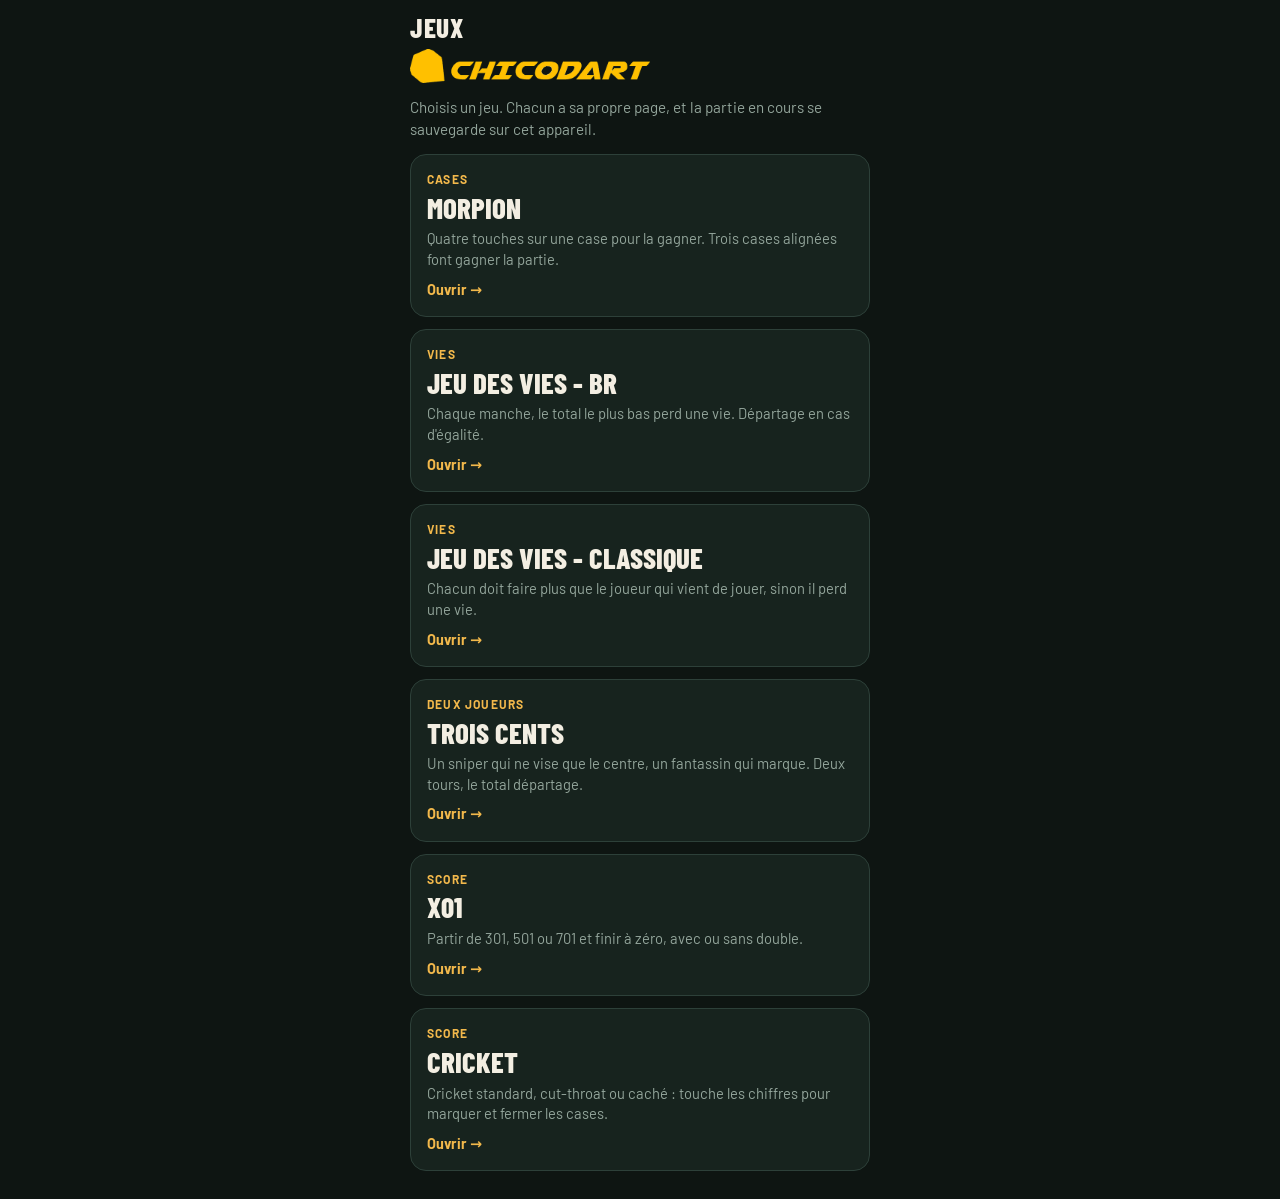
<file: index.html>
<!doctype html>
<html lang="fr">
<head>
<meta charset="utf-8">
<meta name="viewport" content="width=device-width, initial-scale=1, viewport-fit=cover">
<title>Jeux fléchettes</title>
<meta name="description" content="Page principale : morpion, jeu des vies - BR, jeu des vies - classique et X01 à fléchettes.">
<meta name="theme-color" content="#0E1512">
<link rel="icon" href="assets/favicon.svg" type="image/svg+xml">
<link rel="apple-touch-icon" href="assets/apple-touch-icon.png">
<link rel="preconnect" href="https://fonts.googleapis.com">
<link rel="preconnect" href="https://fonts.gstatic.com" crossorigin>
<link rel="stylesheet" href="https://fonts.googleapis.com/css2?family=Barlow+Condensed:wght@700;800&family=Barlow:wght@400;600;700&display=swap">
<link rel="stylesheet" href="assets/style.css">
</head>
<body>
<noscript><p class="noscript">Cette page a besoin de JavaScript pour fonctionner.</p></noscript>
<main>
  <header class="top">
    <h1 class="brand">Jeux <img class="logo" src="assets/logo.png" alt="Chicodart"></h1>
  </header>
  <p class="intro">Choisis un jeu. Chacun a sa propre page, et la partie en cours se sauvegarde sur cet appareil.</p>

  <nav class="games" aria-label="Jeux">
    <a class="game" href="morpion/">
      <span class="tag">Cases</span>
      <h2>Morpion</h2>
      <p>Quatre touches sur une case pour la gagner. Trois cases alignées font gagner la partie.</p>
      <span class="go">Ouvrir →</span>
    </a>
    <a class="game" href="battle-royale/">
      <span class="tag">Vies</span>
      <h2>Jeu des vies - BR</h2>
      <p>Chaque manche, le total le plus bas perd une vie. Départage en cas d'égalité.</p>
      <span class="go">Ouvrir →</span>
    </a>
    <a class="game" href="classique/">
      <span class="tag">Vies</span>
      <h2>Jeu des vies - classique</h2>
      <p>Chacun doit faire plus que le joueur qui vient de jouer, sinon il perd une vie.</p>
      <span class="go">Ouvrir →</span>
    </a>
    <a class="game" href="trois-cents/">
      <span class="tag">Deux joueurs</span>
      <h2>Trois cents</h2>
      <p>Un sniper qui ne vise que le centre, un fantassin qui marque. Deux tours, le total départage.</p>
      <span class="go">Ouvrir →</span>
    </a>
    <a class="game" href="x01/">
      <span class="tag">Score</span>
      <h2>X01</h2>
      <p>Partir de 301, 501 ou 701 et finir à zéro, avec ou sans double.</p>
      <span class="go">Ouvrir →</span>
    </a>
    <a class="game" href="cricket/">
      <span class="tag">Score</span>
      <h2>Cricket</h2>
      <p>Cricket standard, cut-throat ou caché : touche les chiffres pour marquer et fermer les cases.</p>
      <span class="go">Ouvrir →</span>
    </a>
  </nav>
</main>
</body>
</html>
</file>
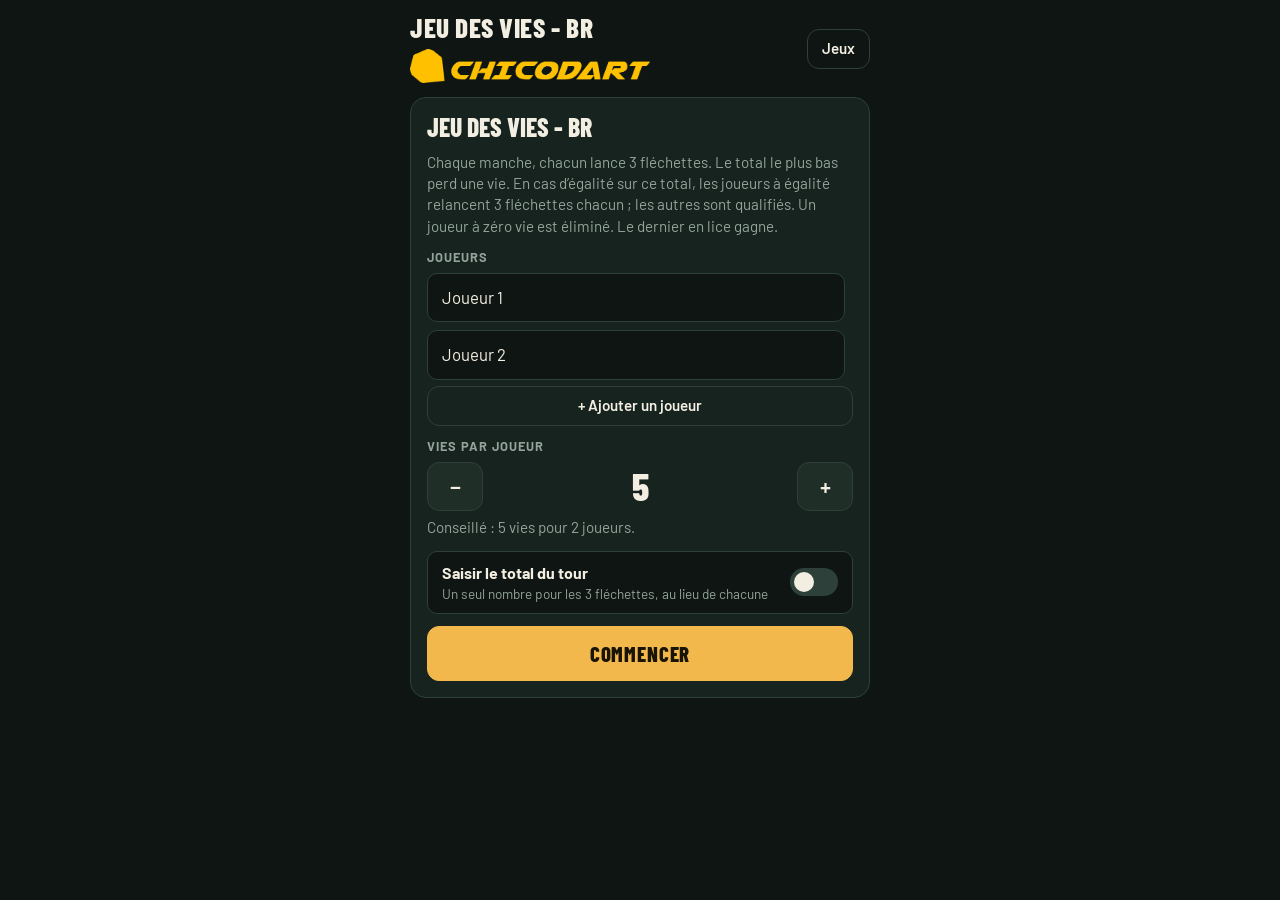
<file: battle-royale/index.html>
<!doctype html>
<html lang="fr">
<head>
<meta charset="utf-8">
<meta name="viewport" content="width=device-width, initial-scale=1, viewport-fit=cover">
<title>Jeu des vies - BR</title>
<meta name="description" content="Jeu des vies - BR à fléchettes : le total le plus bas de chaque manche perd une vie.">
<meta name="theme-color" content="#0E1512">
<link rel="icon" href="../assets/favicon.svg" type="image/svg+xml">
<link rel="apple-touch-icon" href="../assets/apple-touch-icon.png">
<link rel="preconnect" href="https://fonts.googleapis.com">
<link rel="preconnect" href="https://fonts.gstatic.com" crossorigin>
<link rel="stylesheet" href="https://fonts.googleapis.com/css2?family=Barlow+Condensed:wght@700;800&family=Barlow:wght@400;600;700&display=swap">
<link rel="stylesheet" href="../assets/style.css">
</head>
<body>
<noscript><p class="noscript">Cette page a besoin de JavaScript pour fonctionner.</p></noscript>

<main>
  <header class="top">
    <h1 class="brand" id="gbrand"></h1>
    <div class="bar"><a class="btn ghost" href="../">Jeux</a><button class="btn ghost" id="menu" hidden>Réglages</button></div>
  </header>

  <section id="lsetup" class="card" data-screen="lsetup" hidden>
    <h2 class="sect" id="lsetupTitle"></h2>
    <p id="lrule"></p>
    <div class="field">
      <span class="flabel">Joueurs</span>
      <div class="plist" id="plist"></div>
      <button class="btn ghost" id="addP">+ Ajouter un joueur</button>
    </div>
    <div class="field">
      <span class="flabel">Vies par joueur</span>
      <div class="stepper">
        <button class="btn" id="livesDec" aria-label="Moins de vies">−</button>
        <output id="livesOut" aria-live="polite">5</output>
        <button class="btn" id="livesInc" aria-label="Plus de vies">+</button>
      </div>
      <p class="hint" id="livesHint"></p>
    </div>
    <button class="toggle" id="entryBtn" aria-pressed="false">
      <span><b>Saisir le total du tour</b><small>Un seul nombre pour les 3 fléchettes, au lieu de chacune</small></span>
      <span class="sw" aria-hidden="true"></span>
    </button>
    <button class="btn" id="lresume" hidden>Reprendre la partie en cours</button>
    <button class="btn primary" id="lstart">Commencer</button>
  </section>

  <section id="lives" data-screen="lives" hidden>
    <div class="status"><div class="turn" id="lmode"></div></div>

    <div class="players" id="lplayers"></div>
    <p class="note" id="ltarget"></p>

    <div class="card">
      <div class="status">
        <div class="curname" id="lcur"></div>
        <div class="count" id="lsum"></div>
      </div>
      <div class="slots" id="lslots"></div>
    </div>

    <div class="info" id="linfo" aria-live="polite"></div>
    <div id="lpad" hidden><div class="entry" id="lentry"></div><div class="numpad" id="lnum"></div></div>

    <div class="mult" id="lmult" role="group" aria-label="Type de fléchette">
      <button data-m="1" aria-pressed="true">Simple</button>
      <button data-m="2" aria-pressed="false">Double</button>
      <button data-m="3" aria-pressed="false">Triple</button>
    </div>

    <div class="keypad" id="keys"></div>

    <div class="actions two">
      <button class="btn" id="lundo">Annuler</button>
      <button class="btn primary" id="lvalid">Valider</button>
    </div>

    <section class="card end" id="lend" hidden>
      <h2 id="ltitle"></h2>
      <div class="srows" id="lrows"></div>
      <p id="ltext"></p>
      <div class="row2">
        <button class="btn primary" id="lnext" hidden>Manche suivante</button>
        <button class="btn primary" id="lagain" hidden>Rejouer</button>
        <button class="btn" id="lchange" hidden>Changer</button>
      </div>
    </section>
  </section>

  <div class="toast" id="toast" hidden></div>
</main>
<script>
const KEY = 'battle-royale-v1';
const GAME_MODE = 'battle';
const GAME_LABEL = 'Jeu des vies - BR';
</script>
<script src="../assets/common.js"></script>
<script src="../js/lives.js"></script>
</body>
</html>
</file>
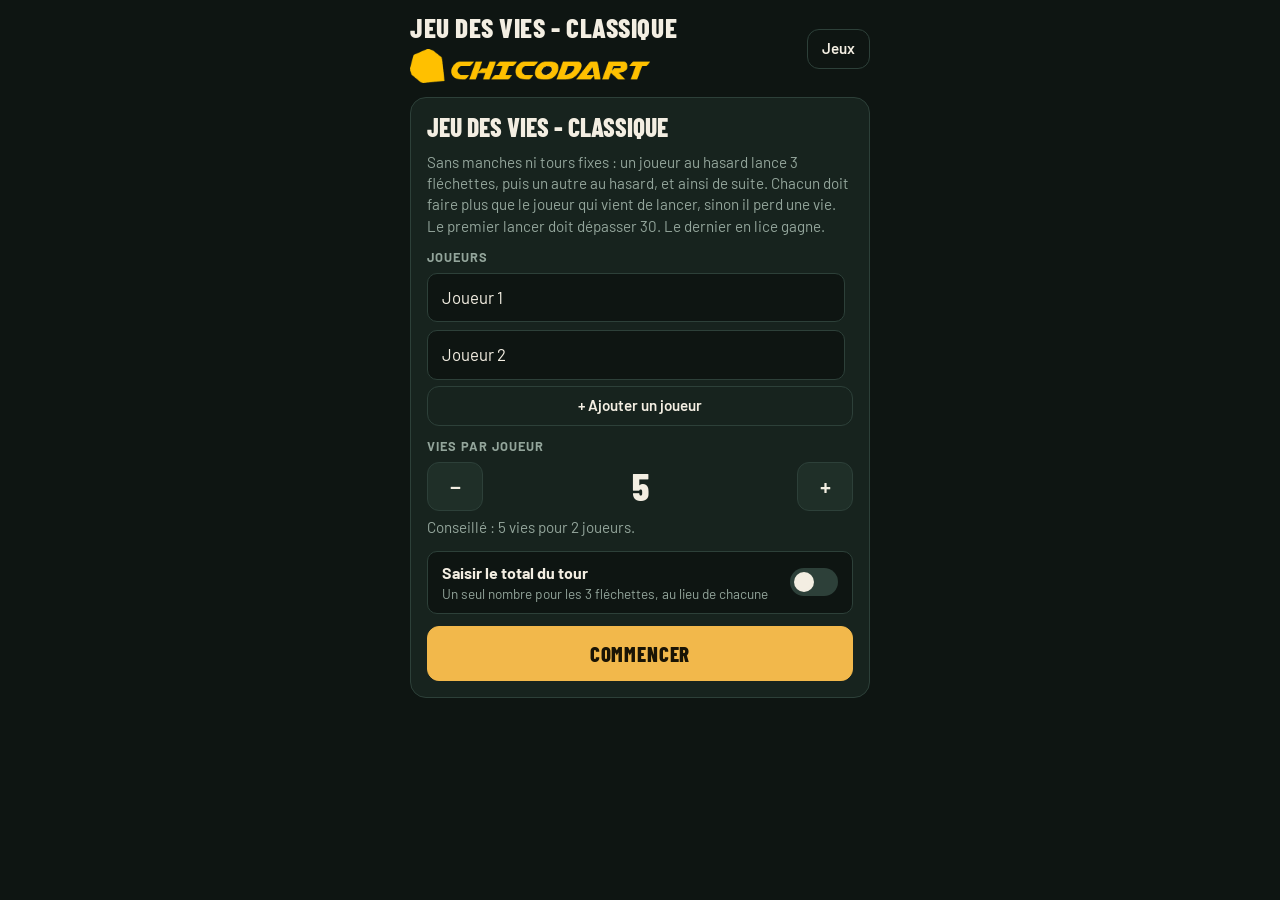
<file: classique/index.html>
<!doctype html>
<html lang="fr">
<head>
<meta charset="utf-8">
<meta name="viewport" content="width=device-width, initial-scale=1, viewport-fit=cover">
<title>Jeu des vies - classique</title>
<meta name="description" content="Jeu des vies - classique à fléchettes : il faut faire plus que le joueur précédent, sinon on perd une vie.">
<meta name="theme-color" content="#0E1512">
<link rel="icon" href="../assets/favicon.svg" type="image/svg+xml">
<link rel="apple-touch-icon" href="../assets/apple-touch-icon.png">
<link rel="preconnect" href="https://fonts.googleapis.com">
<link rel="preconnect" href="https://fonts.gstatic.com" crossorigin>
<link rel="stylesheet" href="https://fonts.googleapis.com/css2?family=Barlow+Condensed:wght@700;800&family=Barlow:wght@400;600;700&display=swap">
<link rel="stylesheet" href="../assets/style.css">
</head>
<body>
<noscript><p class="noscript">Cette page a besoin de JavaScript pour fonctionner.</p></noscript>

<main>
  <header class="top">
    <h1 class="brand" id="gbrand"></h1>
    <div class="bar"><a class="btn ghost" href="../">Jeux</a><button class="btn ghost" id="menu" hidden>Réglages</button></div>
  </header>

  <section id="lsetup" class="card" data-screen="lsetup" hidden>
    <h2 class="sect" id="lsetupTitle"></h2>
    <p id="lrule"></p>
    <div class="field">
      <span class="flabel">Joueurs</span>
      <div class="plist" id="plist"></div>
      <button class="btn ghost" id="addP">+ Ajouter un joueur</button>
    </div>
    <div class="field">
      <span class="flabel">Vies par joueur</span>
      <div class="stepper">
        <button class="btn" id="livesDec" aria-label="Moins de vies">−</button>
        <output id="livesOut" aria-live="polite">5</output>
        <button class="btn" id="livesInc" aria-label="Plus de vies">+</button>
      </div>
      <p class="hint" id="livesHint"></p>
    </div>
    <button class="toggle" id="entryBtn" aria-pressed="false">
      <span><b>Saisir le total du tour</b><small>Un seul nombre pour les 3 fléchettes, au lieu de chacune</small></span>
      <span class="sw" aria-hidden="true"></span>
    </button>
    <button class="btn" id="lresume" hidden>Reprendre la partie en cours</button>
    <button class="btn primary" id="lstart">Commencer</button>
  </section>

  <section id="lives" data-screen="lives" hidden>
    <div class="status"><div class="turn" id="lmode"></div></div>

    <div class="players" id="lplayers"></div>
    <p class="note" id="ltarget"></p>

    <div class="card">
      <div class="status">
        <div class="curname" id="lcur"></div>
        <div class="count" id="lsum"></div>
      </div>
      <div class="slots" id="lslots"></div>
    </div>

    <div class="info" id="linfo" aria-live="polite"></div>
    <div id="lpad" hidden><div class="entry" id="lentry"></div><div class="numpad" id="lnum"></div></div>

    <div class="mult" id="lmult" role="group" aria-label="Type de fléchette">
      <button data-m="1" aria-pressed="true">Simple</button>
      <button data-m="2" aria-pressed="false">Double</button>
      <button data-m="3" aria-pressed="false">Triple</button>
    </div>

    <div class="keypad" id="keys"></div>

    <div class="actions two">
      <button class="btn" id="lundo">Annuler</button>
      <button class="btn primary" id="lvalid">Valider</button>
    </div>

    <section class="card end" id="lend" hidden>
      <h2 id="ltitle"></h2>
      <div class="srows" id="lrows"></div>
      <p id="ltext"></p>
      <div class="row2">
        <button class="btn primary" id="lnext" hidden>Manche suivante</button>
        <button class="btn primary" id="lagain" hidden>Rejouer</button>
        <button class="btn" id="lchange" hidden>Changer</button>
      </div>
    </section>
  </section>

  <div class="toast" id="toast" hidden></div>
</main>
<script>
const KEY = 'classique-v1';
const GAME_MODE = 'classic';
const GAME_LABEL = 'Jeu des vies - classique';
</script>
<script src="../assets/common.js"></script>
<script src="../js/lives.js"></script>
</body>
</html>
</file>
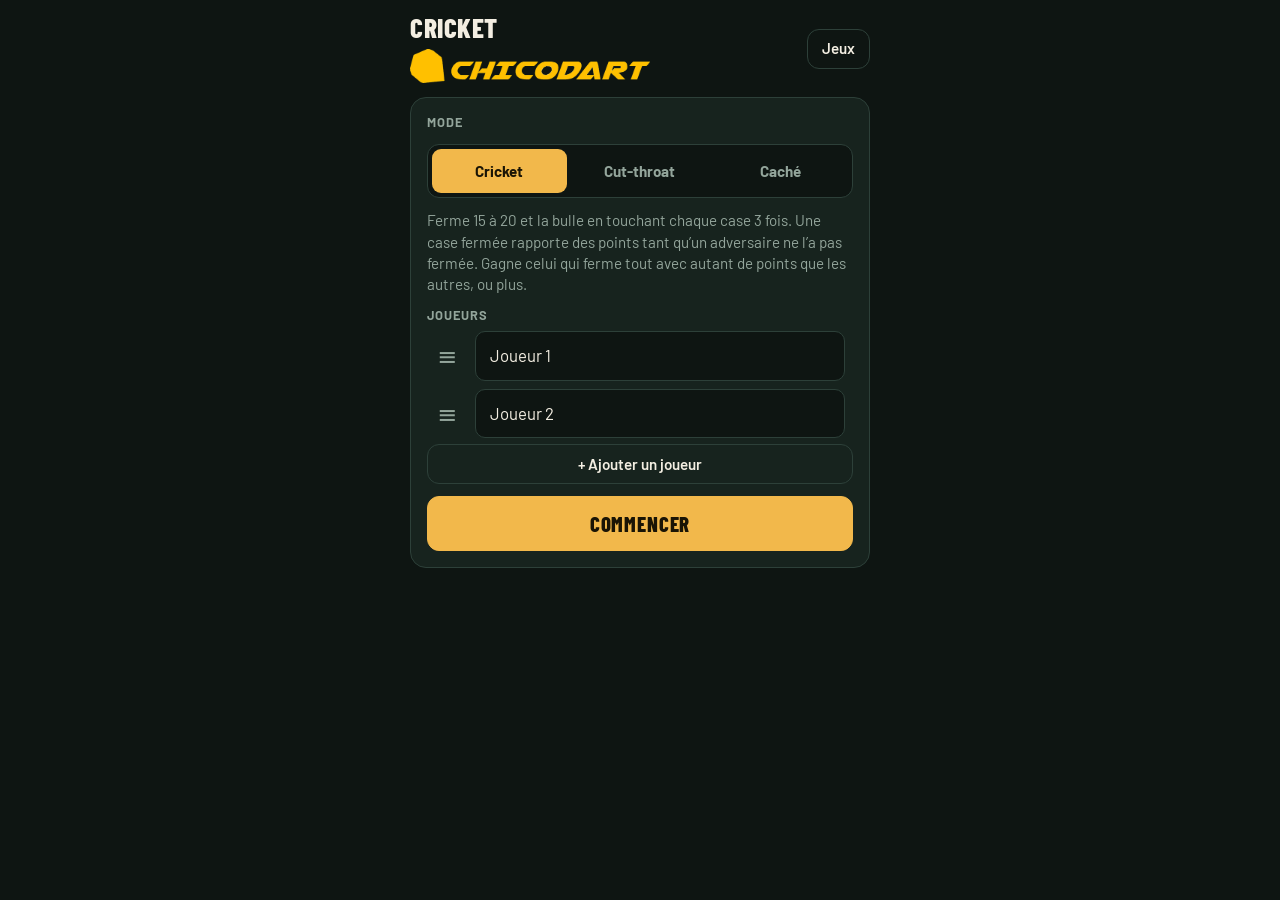
<file: cricket/index.html>
<!doctype html>
<html lang="fr">
<head>
<meta charset="utf-8">
<meta name="viewport" content="width=device-width, initial-scale=1, viewport-fit=cover">
<title>Cricket fléchettes</title>
<meta name="description" content="Cricket à fléchettes : standard, cut-throat ou caché, en touchant les chiffres.">
<meta name="theme-color" content="#0E1512">
<link rel="icon" href="../assets/favicon.svg" type="image/svg+xml">
<link rel="preconnect" href="https://fonts.googleapis.com">
<link rel="preconnect" href="https://fonts.gstatic.com" crossorigin>
<link rel="stylesheet" href="https://fonts.googleapis.com/css2?family=Barlow+Condensed:wght@700;800&family=Barlow:wght@400;600;700&display=swap">
<link rel="stylesheet" href="../assets/style.css">
</head>
<body>
<noscript><p class="noscript">Cette page a besoin de JavaScript pour fonctionner.</p></noscript>
<main>
  <header class="top">
    <h1 class="brand">Cricket <img class="logo" src="../assets/logo.png" alt="Chicodart"></h1>
    <div class="bar"><a class="btn ghost" href="../">Jeux</a><button class="btn ghost" id="menu" hidden>Réglages</button></div>
  </header>

  <section id="csetup" class="card" data-screen="csetup" hidden>
    <span class="flabel">Mode</span>
    <div class="modes" id="cmodes">
      <button data-cm="standard" aria-pressed="true">Cricket</button>
      <button data-cm="cutthroat" aria-pressed="false">Cut-throat</button>
      <button data-cm="hidden" aria-pressed="false">Caché</button>
    </div>
    <p class="hint" id="cmodeText"></p>
    <div class="field">
      <span class="flabel">Joueurs</span>
      <div class="plist" id="cplist"></div>
      <button class="btn ghost" id="caddP">+ Ajouter un joueur</button>
    </div>
    <button class="btn" id="cresume" hidden>Reprendre la partie en cours</button>
    <button class="btn primary" id="cstart">Commencer</button>
  </section>

  <section id="cgame" data-screen="cgame" hidden>
    <div class="status">
      <div class="turn" id="cturn"></div>
      <div class="count" id="ccount"></div>
    </div>

    <div class="ctable" id="ctable"></div>
    <p class="note" id="cinfo" aria-live="polite"></p>

    <div class="mult" id="cmult" role="group" aria-label="Type de fléchette">
      <button data-m="1" aria-pressed="true">Simple</button>
      <button data-m="2" aria-pressed="false">Double</button>
      <button data-m="3" aria-pressed="false">Triple</button>
    </div>

    <div class="keypad" id="ckeys"></div>

    <div class="actions two">
      <button class="btn" id="cundo">Annuler</button>
      <button class="btn" id="cpass">Joueur suivant</button>
    </div>

    <section class="card end" id="cend" hidden>
      <h2 id="ctitle"></h2>
      <p id="ctext"></p>
      <div class="row2">
        <button class="btn primary" id="cagain">Rejouer</button>
        <button class="btn" id="cchange">Joueurs</button>
      </div>
    </section>
  </section>

  <div class="toast" id="toast" hidden></div>
</main>
<script>
const KEY = 'cricket-v1';
</script>
<script src="../assets/common.js"></script>
<script src="../js/cricket.js"></script>
</body>
</html>
</file>
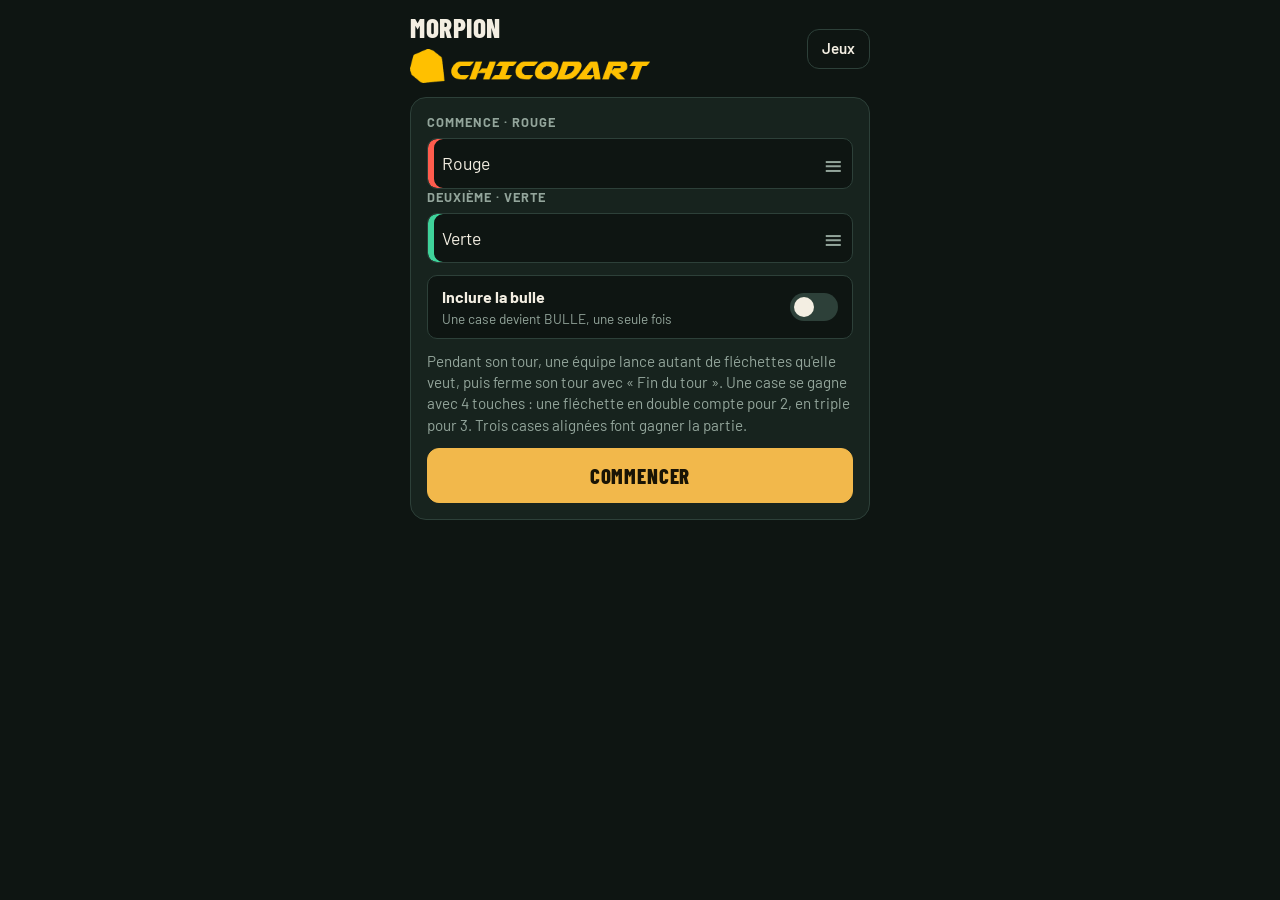
<file: morpion/index.html>
<!doctype html>
<html lang="fr">
<head>
<meta charset="utf-8">
<meta name="viewport" content="width=device-width, initial-scale=1, viewport-fit=cover">
<title>Morpion fléchettes</title>
<meta name="description" content="Morpion à fléchettes : quatre touches sur une case pour la gagner.">
<meta name="theme-color" content="#0E1512">
<link rel="icon" href="../assets/favicon.svg" type="image/svg+xml">
<link rel="apple-touch-icon" href="../assets/apple-touch-icon.png">
<link rel="preconnect" href="https://fonts.googleapis.com">
<link rel="preconnect" href="https://fonts.gstatic.com" crossorigin>
<link rel="stylesheet" href="https://fonts.googleapis.com/css2?family=Barlow+Condensed:wght@700;800&family=Barlow:wght@400;600;700&display=swap">
<link rel="stylesheet" href="../assets/style.css">
</head>
<body>
<noscript><p class="noscript">Cette page a besoin de JavaScript pour fonctionner.</p></noscript>

<main>
  <header class="top">
    <h1 class="brand">Morpion <img class="logo" src="../assets/logo.png" alt="Chicodart"></h1>
    <div class="bar"><a class="btn ghost" href="../">Jeux</a><button class="btn ghost" id="menu" hidden>Réglages</button></div>
  </header>

  <section id="msetup" class="card" data-screen="msetup" hidden>
    <div id="mteams">
      <div class="field ra drag" data-row="0">
        <label for="nameA">Commence · rouge</label>
        <input id="nameA" maxlength="18" value="Rouge" autocomplete="off">
        <span class="grip" title="Glisser pour changer l’ordre" aria-label="Déplacer ce nom">≡</span>
      </div>
      <div class="field rb drag" data-row="1">
        <label for="nameB">Deuxième · verte</label>
        <input id="nameB" maxlength="18" value="Verte" autocomplete="off">
        <span class="grip" title="Glisser pour changer l’ordre" aria-label="Déplacer ce nom">≡</span>
      </div>
    </div>
    <button class="toggle" id="bullBtn" aria-pressed="false">
      <span><b>Inclure la bulle</b><small>Une case devient BULLE, une seule fois</small></span>
      <span class="sw" aria-hidden="true"></span>
    </button>
    <p>Pendant son tour, une équipe lance autant de fléchettes qu'elle veut, puis ferme son tour avec « Fin du tour ». Une case se gagne avec 4 touches : une fléchette en double compte pour 2, en triple pour 3. Trois cases alignées font gagner la partie.</p>
    <button class="btn" id="mresume" hidden>Reprendre la partie en cours</button>
    <button class="btn primary" id="start">Commencer</button>
  </section>

  <section id="game" data-screen="game" hidden>
    <div class="scores">
      <div class="team" data-t="0">
        <div class="tname"></div>
        <div class="tnums">
          <span><b class="w">0</b>cases</span>
          <span><b class="h">0</b>touches</span>
        </div>
      </div>
      <div class="team" data-t="1">
        <div class="tname"></div>
        <div class="tnums">
          <span><b class="w">0</b>cases</span>
          <span><b class="h">0</b>touches</span>
        </div>
      </div>
    </div>

    <div class="status">
      <div class="turn" id="turn" aria-live="polite"></div>
      <div class="count" id="count"></div>
    </div>

    <div class="mult" id="mult" role="group" aria-label="Type de fléchette">
      <button data-m="1" aria-pressed="true">Simple</button>
      <button data-m="2" aria-pressed="false">Double</button>
      <button data-m="3" aria-pressed="false">Triple</button>
    </div>

    <div class="board" id="board"></div>

    <div class="actions">
      <button class="btn" id="miss">Raté</button>
      <button class="btn" id="pass">Fin du tour</button>
      <button class="btn" id="undo">Annuler</button>
    </div>

    <section class="card end" id="end" hidden>
      <h2 id="endTitle"></h2>
      <p id="endText"></p>
      <div class="row2">
        <button class="btn primary" id="again">Rejouer</button>
        <button class="btn" id="change">Équipes</button>
      </div>
    </section>
  </section>

  <div class="toast" id="toast" hidden></div>
</main>
<script>
const KEY = 'morpion-v1';
</script>
<script src="../assets/common.js"></script>
<script src="../js/morpion.js"></script>
</body>
</html>
</file>
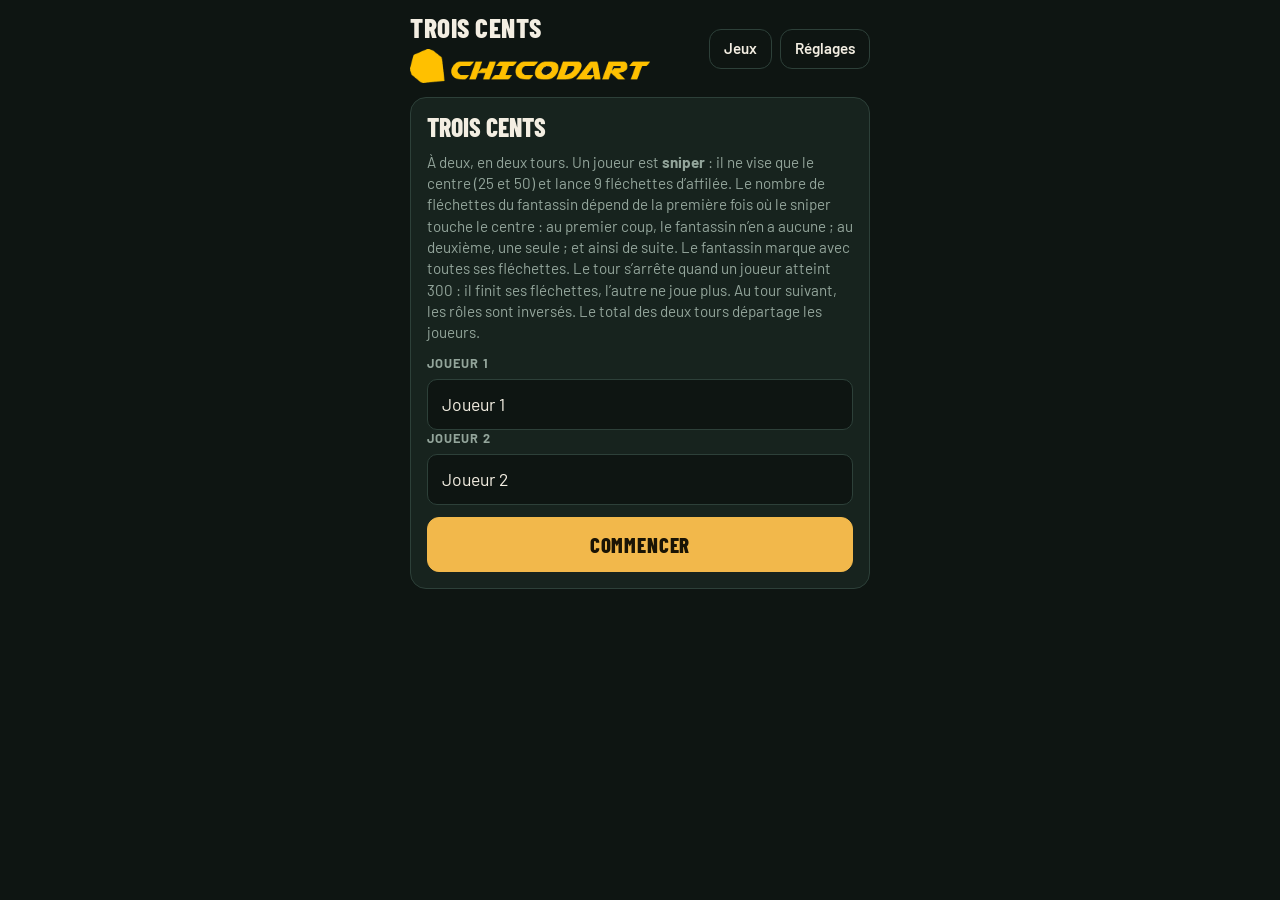
<file: trois-cents/index.html>
<!doctype html>
<html lang="fr">
<head>
<meta charset="utf-8">
<meta name="viewport" content="width=device-width, initial-scale=1, viewport-fit=cover">
<title>Trois cents fléchettes</title>
<meta name="description" content="Trois cents à fléchettes à deux : un sniper qui ne vise que le centre, un fantassin qui marque, deux tours.">
<meta name="theme-color" content="#0E1512">
<link rel="icon" href="../assets/favicon.svg" type="image/svg+xml">
<link rel="apple-touch-icon" href="../assets/apple-touch-icon.png">
<link rel="preconnect" href="https://fonts.googleapis.com">
<link rel="preconnect" href="https://fonts.gstatic.com" crossorigin>
<link rel="stylesheet" href="https://fonts.googleapis.com/css2?family=Barlow+Condensed:wght@700;800&family=Barlow:wght@400;600;700&display=swap">
<link rel="stylesheet" href="../assets/style.css">
</head>
<body>
<noscript><p class="noscript">Cette page a besoin de JavaScript pour fonctionner.</p></noscript>

<main>
  <header class="top">
    <h1 class="brand">Trois cents <img class="logo" src="../assets/logo.png" alt="Chicodart"></h1>
    <div class="bar"><a class="btn ghost" href="../">Jeux</a><button class="btn ghost" id="menu" hidden>Réglages</button></div>
  </header>

  <section id="tsetup" class="card" data-screen="tsetup" hidden>
    <h2 class="sect">Trois cents</h2>
    <p>À deux, en deux tours. Un joueur est <b>sniper</b> : il ne vise que le centre (25 et 50) et lance 9 fléchettes d’affilée. Le nombre de fléchettes du fantassin dépend de la première fois où le sniper touche le centre : au premier coup, le fantassin n’en a aucune ; au deuxième, une seule ; et ainsi de suite. Le fantassin marque avec toutes ses fléchettes. Le tour s’arrête quand un joueur atteint 300 : il finit ses fléchettes, l’autre ne joue plus. Au tour suivant, les rôles sont inversés. Le total des deux tours départage les joueurs.</p>
    <div id="tplayers-setup"></div>
    <button class="btn" id="tresume" hidden>Reprendre la partie en cours</button>
    <button class="btn primary" id="tstart">Commencer</button>
  </section>

  <section id="tgame" data-screen="tgame" hidden>
    <div class="status"><div class="turn" id="tmode"></div></div>

    <div class="players" id="tplayers"></div>

    <div class="card">
      <div class="status">
        <div class="curname" id="tcur"></div>
        <div id="trem"></div>
      </div>
      <p class="note" id="thint"></p>
      <p class="note" id="tlog"></p>
    </div>

    <div class="info" id="tinfo" aria-live="polite"></div>

    <div class="mult" id="tmult" role="group" aria-label="Type de fléchette">
      <button data-m="1" aria-pressed="true">Simple</button>
      <button data-m="2" aria-pressed="false">Double</button>
      <button data-m="3" aria-pressed="false">Triple</button>
    </div>

    <div class="keypad" id="tkeys"></div>

    <div class="actions two">
      <button class="btn" id="tundo">Annuler</button>
      <button class="btn" id="tpass">Fin du tour</button>
    </div>

    <section class="card end" id="tend" hidden>
      <h2 id="ttitle"></h2>
      <p id="ttext"></p>
      <div class="row2">
        <button class="btn primary" id="tnext" hidden>Tour suivant</button>
        <button class="btn primary" id="tagain" hidden>Rejouer</button>
        <button class="btn" id="tchange">Joueurs</button>
      </div>
    </section>
  </section>

  <div class="toast" id="toast" hidden></div>
</main>
<script>
const KEY = 'trois-cents-v1';
</script>
<script src="../assets/common.js"></script>
<script src="../js/trois.js"></script>
</body>
</html>
</file>
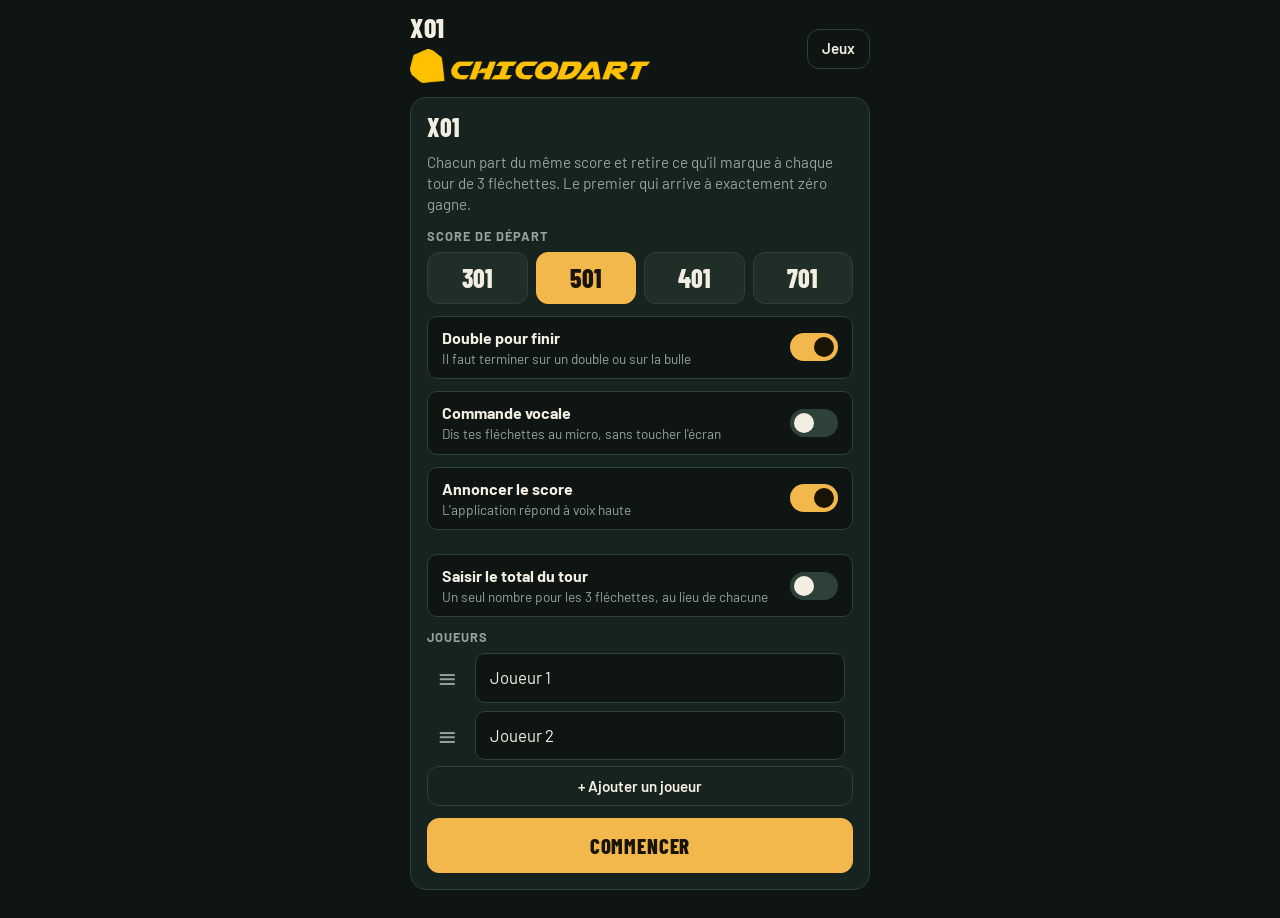
<file: x01/index.html>
<!doctype html>
<html lang="fr">
<head>
<meta charset="utf-8">
<meta name="viewport" content="width=device-width, initial-scale=1, viewport-fit=cover">
<title>X01 fléchettes</title>
<meta name="description" content="X01 à fléchettes : partir de 301, 501 ou 701 et finir à zéro.">
<meta name="theme-color" content="#0E1512">
<link rel="icon" href="../assets/favicon.svg" type="image/svg+xml">
<link rel="apple-touch-icon" href="../assets/apple-touch-icon.png">
<link rel="preconnect" href="https://fonts.googleapis.com">
<link rel="preconnect" href="https://fonts.gstatic.com" crossorigin>
<link rel="stylesheet" href="https://fonts.googleapis.com/css2?family=Barlow+Condensed:wght@700;800&family=Barlow:wght@400;600;700&display=swap">
<link rel="stylesheet" href="../assets/style.css">
</head>
<body>
<noscript><p class="noscript">Cette page a besoin de JavaScript pour fonctionner.</p></noscript>

<main>
  <header class="top">
    <h1 class="brand">X01 <img class="logo" src="../assets/logo.png" alt="Chicodart"></h1>
    <div class="bar"><a class="btn ghost" href="../">Jeux</a><button class="btn ghost" id="menu" hidden>Réglages</button></div>
  </header>

  <section id="lsetup" class="card" data-screen="lsetup" hidden>
    <h2 class="sect">X01</h2>
    <p>Chacun part du même score et retire ce qu'il marque à chaque tour de 3 fléchettes. Le premier qui arrive à exactement zéro gagne.</p>
    <div class="field">
      <span class="flabel">Score de départ</span>
      <div class="chips" id="xchips">
        <button data-v="301" aria-pressed="false">301</button>
        <button data-v="501" aria-pressed="true">501</button>
        <button data-v="401" aria-pressed="false">401</button>
        <button data-v="701" aria-pressed="false">701</button>
      </div>
    </div>
    <button class="toggle" id="xdouble" aria-pressed="true">
      <span><b>Double pour finir</b><small>Il faut terminer sur un double ou sur la bulle</small></span>
      <span class="sw" aria-hidden="true"></span>
    </button>
    <button class="toggle" id="xvoiceBtn" aria-pressed="false">
      <span><b>Commande vocale</b><small>Dis tes fléchettes au micro, sans toucher l'écran</small></span>
      <span class="sw" aria-hidden="true"></span>
    </button>
    <button class="toggle" id="xspeakBtn" aria-pressed="true">
      <span><b>Annoncer le score</b><small>L'application répond à voix haute</small></span>
      <span class="sw" aria-hidden="true"></span>
    </button>
    <p class="hint" id="xvoiceHint"></p>
    <button class="toggle" id="xentryBtn" aria-pressed="false">
      <span><b>Saisir le total du tour</b><small>Un seul nombre pour les 3 fléchettes, au lieu de chacune</small></span>
      <span class="sw" aria-hidden="true"></span>
    </button>
    <div class="field">
      <span class="flabel">Joueurs</span>
      <div class="plist" id="plist"></div>
      <button class="btn ghost" id="addP">+ Ajouter un joueur</button>
    </div>
    <button class="btn" id="xresume" hidden>Reprendre la partie en cours</button>
    <button class="btn primary" id="xstartBtn">Commencer</button>
  </section>

  <section id="xgame" data-screen="xgame" hidden>
    <div class="status"><div class="turn" id="xmode"></div></div>

    <div class="players" id="xplayers"></div>

    <div class="card">
      <div class="status">
        <div class="curname" id="xcur"></div>
        <div id="xrem"></div>
      </div>
      <p class="note" id="xhint"></p>
      <div class="slots" id="xslots"></div>
    </div>

    <div class="info" id="xinfo" aria-live="polite"></div>
    <div id="xpad" hidden><div class="entry" id="xentry"></div><div class="numpad" id="xnum"></div></div>
    <p class="voice" id="xvoice" hidden></p>

    <div class="mult" id="xmult" role="group" aria-label="Type de fléchette">
      <button data-m="1" aria-pressed="true">Simple</button>
      <button data-m="2" aria-pressed="false">Double</button>
      <button data-m="3" aria-pressed="false">Triple</button>
    </div>

    <div class="keypad" id="xkeys"></div>

    <div class="actions two">
      <button class="btn" id="xundo">Annuler</button>
      <button class="btn" id="xpass">Fin du tour</button>
    </div>

    <section class="card end" id="xend" hidden>
      <h2 id="xtitle"></h2>
      <p id="xtext"></p>
      <div class="row2">
        <button class="btn primary" id="xagain">Rejouer</button>
        <button class="btn" id="xchange">Joueurs</button>
      </div>
    </section>
  </section>

  <div class="toast" id="toast" hidden></div>
</main>
<script>
const KEY = 'x01-v1';
</script>
<script src="../assets/common.js"></script>
<script src="../js/voice.js"></script>
<script src="../js/x01.js"></script>
</body>
</html>
</file>
<file: assets/style.css>
[hidden]{display:none!important}
/* Plan : une salle de fléchettes le soir. Fond vert très sombre, panneaux un peu
   plus clairs, deux couleurs d'équipe franches (rouge et vert menthe), or pour la
   bulle et les actions. Barlow Condensed pour les chiffres, Barlow pour le texte.
   Une seule face, sombre, avec toutes les couleurs déclarées explicitement. */
:root{
  --bg:#0E1512;
  --panel:#17231E;
  --panel-2:#1F2F28;
  --line:#2D4039;
  --ink:#F3EEE2;
  --muted:#93A59B;
  --a:#FF5C4D;
  --b:#3FD29A;
  --gold:#F2B84B;
  --display:"Barlow Condensed","Arial Narrow",Impact,sans-serif;
  --body:"Barlow",system-ui,-apple-system,"Segoe UI",Roboto,sans-serif;
  color-scheme:dark;
}
*{box-sizing:border-box}
html{background:var(--bg)}
body{
  margin:0;
  min-height:100%;
  background:var(--bg);
  color:var(--ink);
  font-family:var(--body);
  font-size:16px;
  line-height:1.4;
  padding-left:max(16px,env(safe-area-inset-left,0px));
  padding-right:max(16px,env(safe-area-inset-right,0px));
  padding-block:14px 28px;
  -webkit-font-smoothing:antialiased;
}
main{max-width:460px;margin:0 auto;display:grid;grid-template-columns:minmax(0,1fr);gap:14px}
button{font:inherit;color:inherit;cursor:pointer;touch-action:manipulation;-webkit-tap-highlight-color:transparent;border:0;background:none;padding:0}
button:disabled{opacity:.4;cursor:default}
.btn:focus-visible,.cell:focus-visible,.toggle:focus-visible,.mult button:focus-visible,.key:focus-visible{outline:2px solid var(--gold);outline-offset:2px}

.top{display:flex;align-items:center;justify-content:space-between;gap:12px;min-height:44px}
.brand{margin:0;font-family:var(--display);font-weight:800;font-size:1.7rem;line-height:1;text-transform:uppercase;letter-spacing:.02em}
.brand span{color:var(--gold)}
.brand img.logo{display:block;width:min(240px,62vw);height:auto;margin-top:8px}
.voice{margin:6px 0 0;font-size:.9rem;color:var(--muted);min-height:1.2em;overflow-wrap:anywhere}

.btn{min-height:48px;padding:12px 14px;border-radius:12px;background:var(--panel-2);border:1px solid var(--line);font-weight:600;font-size:1rem;text-align:center;transition:transform .08s}
.btn:active{transform:scale(.97)}
.btn.primary{background:var(--gold);border-color:var(--gold);color:#1A1405;font-family:var(--display);font-weight:800;font-size:1.3rem;text-transform:uppercase;letter-spacing:.04em}
.btn.ghost{background:transparent;border-color:var(--line);font-size:.95rem;padding:8px 14px;min-height:40px}

[data-screen]{display:grid;gap:14px}
.card{background:var(--panel);border:1px solid var(--line);border-radius:16px;padding:16px;display:grid;gap:12px;min-width:0}
.card p{margin:0;color:var(--muted);font-size:.95rem}
.sect{margin:0;font-family:var(--display);font-weight:800;font-size:1.6rem;text-transform:uppercase;line-height:1}
.note{margin:0;color:var(--muted);font-size:.9rem;min-height:1.2em}
.hint{margin:0;color:var(--muted);font-size:.9rem}

.field{display:grid;gap:6px}
.field input{width:100%;min-width:0;min-height:48px;padding:12px 14px;font:inherit;font-size:1.1rem;color:var(--ink);background:var(--bg);border:1px solid var(--line);border-radius:10px}
.field input:focus{outline:2px solid var(--gold);outline-offset:0}
.field.ra input{box-shadow:inset 6px 0 0 var(--a)}
.field.rb input{box-shadow:inset 6px 0 0 var(--b)}
.flabel,.field label{font-size:.8rem;font-weight:700;color:var(--muted);text-transform:uppercase;letter-spacing:.08em}

.plist{display:grid;gap:8px}
.prowin{display:grid;grid-template-columns:minmax(0,1fr) auto;gap:8px;align-items:center}
.plist input{width:100%;min-width:0;min-height:48px;padding:12px 14px;font:inherit;font-size:1.05rem;color:var(--ink);background:var(--bg);border:1px solid var(--line);border-radius:10px}
.plist input:focus{outline:2px solid var(--gold);outline-offset:0}
.plist .rm{min-width:48px;min-height:48px;font-size:1.3rem;padding:0}
.stepper{display:grid;grid-template-columns:56px minmax(0,1fr) 56px;gap:10px;align-items:center}
.stepper .btn{padding:8px;font-size:1.4rem;min-height:48px}
.stepper output{text-align:center;font-family:var(--display);font-weight:800;font-size:2.4rem;line-height:1}

.toggle{width:100%;min-height:56px;display:flex;align-items:center;justify-content:space-between;gap:12px;padding:10px 14px;background:var(--bg);border:1px solid var(--line);border-radius:10px;text-align:left}
.toggle b{display:block;font-weight:700}
.toggle small{display:block;color:var(--muted);font-size:.85rem}
.sw{flex:none;position:relative;width:48px;height:28px;border-radius:999px;background:var(--line);transition:background .2s}
.sw::after{content:"";position:absolute;top:4px;left:4px;width:20px;height:20px;border-radius:50%;background:var(--ink);transition:transform .2s}
.toggle[aria-pressed="true"] .sw{background:var(--gold)}
.toggle[aria-pressed="true"] .sw::after{transform:translateX(20px);background:#1A1405}

.scores{display:grid;grid-template-columns:1fr 1fr;gap:10px}
.team{--c:var(--a);min-width:0;display:grid;gap:8px;padding:12px;background:var(--panel);border:1px solid var(--line);border-radius:14px;transition:border-color .2s,background .2s}
.team[data-t="1"]{--c:var(--b)}
.team.active{background:var(--panel-2);border-color:var(--c);box-shadow:0 0 0 1px var(--c)}
.tname{font-weight:700;font-size:1.05rem;color:var(--c);white-space:nowrap;overflow:hidden;text-overflow:ellipsis}
.tnums{display:flex;gap:14px;color:var(--muted);font-size:.78rem;text-transform:uppercase;letter-spacing:.06em}
.tnums span{display:flex;flex-direction:column;line-height:1}
.tnums b{font-family:var(--display);font-size:1.7rem;font-weight:800;color:var(--ink);letter-spacing:0;margin-bottom:2px}

.status{display:flex;align-items:center;justify-content:space-between;gap:12px;min-height:40px}
.turn{font-family:var(--display);font-weight:700;font-size:1.3rem;text-transform:uppercase;letter-spacing:.03em;white-space:nowrap;overflow:hidden;text-overflow:ellipsis;min-width:0}
.count{flex:none;color:var(--muted);font-weight:600;font-size:.95rem;white-space:nowrap}

.mult{display:grid;grid-template-columns:repeat(3,minmax(0,1fr));gap:4px;padding:4px;background:var(--panel);border:1px solid var(--line);border-radius:12px}
.mult button{min-height:44px;padding:8px 6px;border-radius:9px;font-weight:700;font-size:1rem;color:var(--muted);transition:background .15s,color .15s}
.mult button[aria-pressed="true"]{background:var(--gold);color:#1A1405}

.board{display:grid;grid-template-columns:repeat(3,minmax(0,1fr));gap:8px}
.cell{position:relative;min-width:0;aspect-ratio:1;display:flex;flex-direction:column;align-items:center;justify-content:center;gap:6px;padding:6px;background:var(--panel);border:1px solid var(--line);border-radius:12px;color:var(--ink);transition:transform .08s,background .2s,box-shadow .2s}
.cell:active{transform:scale(.95)}
.cell .val{font-family:var(--display);font-weight:800;font-size:clamp(2.2rem,12vw,3.3rem);line-height:1;font-variant-numeric:tabular-nums}
.cell.bull .val{color:var(--gold);font-size:clamp(1.5rem,8.5vw,2.3rem);letter-spacing:.03em}
.cell .tally{display:grid;gap:5px}
.trow{display:flex;gap:5px;justify-content:center}
.trow i{display:block;width:9px;height:9px;border-radius:50%;border:1.5px solid currentColor;opacity:.35}
.trow i.on{opacity:1;background:currentColor}
.trow.ta{color:var(--a)}
.trow.tb{color:var(--b)}
.cell .own{display:none;max-width:100%;padding:0 4px;font-size:.78rem;font-weight:700;text-transform:uppercase;letter-spacing:.06em;white-space:nowrap;overflow:hidden;text-overflow:ellipsis}
.cell.won{background:var(--c);border-color:var(--c);color:#0E1512}
.cell.won .own{display:block}
.cell.won.bull .val{color:#0E1512}
.cell.line{box-shadow:0 0 0 3px var(--gold)}
.cell[data-w="0"]{--c:var(--a)}
.cell[data-w="1"]{--c:var(--b)}

.players{display:grid;gap:8px}
.prow{display:grid;grid-template-columns:minmax(0,1fr) auto 64px;gap:10px;align-items:center;padding:10px 12px;background:var(--panel);border:1px solid var(--line);border-radius:12px;transition:border-color .2s,background .2s}
.prow.active{border-color:var(--gold);background:var(--panel-2)}
.prow.out{opacity:.4}
.pname{font-weight:700;white-space:nowrap;overflow:hidden;text-overflow:ellipsis;min-width:0}
.hearts{display:flex;gap:4px;flex-wrap:wrap;justify-content:flex-end}
.heart{display:block;width:22px;height:21px;background:url("heart.png") center/contain no-repeat;filter:grayscale(1);opacity:.22}
.heart.on{filter:none;opacity:1}
.ptot{font-family:var(--display);font-weight:800;font-size:1.5rem;text-align:right;line-height:1}
.tag2{font-family:var(--body);font-size:.72rem;font-weight:700;text-transform:uppercase;letter-spacing:.06em;color:var(--muted)}

.curname{font-family:var(--display);font-weight:800;font-size:1.5rem;text-transform:uppercase;min-width:0;white-space:nowrap;overflow:hidden;text-overflow:ellipsis}
.slots{display:grid;grid-template-columns:repeat(3,minmax(0,1fr));gap:8px}
.slot{min-height:60px;border-radius:12px;border:1px dashed var(--line);display:flex;flex-direction:column;align-items:center;justify-content:center;font-family:var(--display);font-weight:800;font-size:1.5rem;line-height:1}
.slot.filled{border:1px solid var(--gold);color:var(--gold);background:var(--bg)}
.slot small{font-family:var(--body);font-size:.8rem;font-weight:600;color:var(--muted);margin-top:4px}
.info{padding:10px 12px;border-radius:12px;background:var(--panel);border:1px dashed var(--line);font-size:.92rem;min-height:44px}

.keypad{display:grid;grid-template-columns:repeat(5,minmax(0,1fr));gap:6px}
.key{min-height:46px;border-radius:10px;background:var(--panel-2);border:1px solid var(--line);font-family:var(--display);font-weight:800;font-size:1.35rem;transition:transform .08s}
.key:active{transform:scale(.95)}
.key[data-sp]{font-family:var(--body);font-weight:700;font-size:.95rem}
.key[data-sp="0"]{grid-column:span 1;color:var(--muted)}
.key[data-sp="25"],.key[data-sp="50"]{grid-column:span 2;color:var(--gold)}

.actions{display:grid;grid-template-columns:repeat(3,minmax(0,1fr));gap:8px}
.actions .btn{padding:12px 6px;font-size:.95rem}
.actions.two{grid-template-columns:minmax(0,1fr) minmax(0,1fr)}
.actions.two .btn.primary{font-size:1.2rem}

.end{border-color:var(--gold);text-align:center;justify-items:center}
.end h2{margin:0;font-family:var(--display);font-weight:800;font-size:2.2rem;line-height:1;text-transform:uppercase;color:var(--gold);text-wrap:balance}
.end .row2{display:grid;grid-template-columns:1fr 1fr;gap:8px;width:100%}
#lnext{grid-column:1 / -1}
.srows{display:grid;width:100%;text-align:left;gap:0}
.stagehd{margin-top:6px;font-family:var(--display);font-weight:800;font-size:1.1rem;text-transform:uppercase;letter-spacing:.04em;color:var(--gold)}
.srow{display:flex;justify-content:space-between;gap:12px;padding:8px 0;border-bottom:1px solid var(--line);font-size:.95rem}
.srow b{font-family:var(--display);font-size:1.2rem}

.toast{position:fixed;left:50%;bottom:calc(18px + env(safe-area-inset-bottom,0px));transform:translateX(-50%);max-width:calc(100% - 32px);padding:10px 16px;border-radius:999px;background:var(--ink);color:var(--bg);font-weight:700;font-size:.95rem;text-align:center;z-index:20;box-shadow:0 8px 24px rgba(0,0,0,.4)}

@media (prefers-reduced-motion:reduce){*{transition:none!important}}
.chips{display:grid;grid-template-columns:repeat(3,minmax(0,1fr));gap:8px}
#xchips{grid-template-columns:repeat(4,minmax(0,1fr))}
.avg{display:block;font-size:.75rem;font-weight:600;color:var(--muted);margin-top:2px}
.chips button{min-height:52px;border-radius:12px;background:var(--panel-2);border:1px solid var(--line);font-family:var(--display);font-weight:800;font-size:1.6rem;line-height:1}
.chips button[aria-pressed="true"]{background:var(--gold);border-color:var(--gold);color:#1A1405}
.prow.win{border-color:var(--gold);background:var(--panel-2)}
.xscore{font-family:var(--display);font-weight:800;font-size:2.4rem;line-height:1;font-variant-numeric:tabular-nums;text-align:right}
.xlast{font-size:.85rem;color:var(--muted);text-align:right;min-width:0}
.prow.x{grid-template-columns:minmax(0,1fr) auto 64px}
#xrem{font-family:var(--display);font-weight:800;font-size:1.5rem;color:var(--gold)}
.intro{margin:0;color:var(--muted);font-size:.95rem}
.games{display:grid;gap:12px}
a.game{display:grid;gap:6px;padding:16px;background:var(--panel);border:1px solid var(--line);border-radius:16px;color:var(--ink);text-decoration:none;transition:transform .08s,border-color .2s}
a.game:active{transform:scale(.98)}
a.game:hover{border-color:var(--gold)}
a.game:focus-visible{outline:2px solid var(--gold);outline-offset:2px}
a.game .tag{font-size:.75rem;font-weight:700;letter-spacing:.1em;text-transform:uppercase;color:var(--gold)}
a.game h2{margin:0;font-family:var(--display);font-weight:800;font-size:1.8rem;line-height:1;text-transform:uppercase}
a.game p{margin:0;color:var(--muted);font-size:.92rem}
a.game .go{margin-top:4px;font-weight:700;color:var(--gold);font-size:.9rem}

/* Compléments pour la version GitHub Pages */
a.btn{text-decoration:none;display:inline-flex;align-items:center;justify-content:center;color:var(--ink)}
.bar{display:flex;gap:8px;align-items:center;flex:none}
.noscript{padding:16px;color:var(--ink)}

/* Cricket */
.modes{display:grid;grid-template-columns:repeat(3,minmax(0,1fr));gap:6px;padding:4px;background:var(--bg);border:1px solid var(--line);border-radius:12px}
.modes button{min-height:44px;padding:6px 4px;border-radius:9px;font-weight:700;font-size:.95rem;color:var(--muted)}
.modes button[aria-pressed="true"]{background:var(--gold);color:#1A1405}
.ctable{display:grid;gap:6px;padding:10px;background:var(--panel);border:1px solid var(--line);border-radius:14px;min-width:0}
.crow{display:grid;grid-template-columns:52px repeat(var(--n,2),minmax(0,1fr));gap:4px;align-items:center;min-height:38px}
.chead .cname{font-weight:700;font-size:.85rem;color:var(--pc);white-space:nowrap;overflow:hidden;text-overflow:ellipsis;text-align:center;padding:6px 2px;border-radius:8px;min-width:0}
.chead .cname.cur{background:var(--panel-2);box-shadow:inset 0 -3px 0 var(--pc)}
.ctr .clab{font-family:var(--display);font-weight:800;font-size:1.3rem;line-height:1}
.ctr .clab.hid{color:var(--muted)}
.mk{display:flex;align-items:center;justify-content:center;gap:2px;min-height:36px;border-radius:8px;border:1px solid var(--line);background:var(--bg);font-family:var(--display);font-weight:800;font-size:1.3rem;color:var(--pc);min-width:0}
.mk small{font-family:var(--body);font-size:.7rem}
.mk.closed{background:var(--pc);color:#0E1512;border-color:var(--pc)}
.ctr.done{opacity:.45}
.cpts{border-top:1px solid var(--line);padding-top:8px}
.cpts .clab{font-family:var(--display);font-weight:800;text-transform:uppercase;color:var(--muted)}
.pv{text-align:center;font-family:var(--display);font-weight:800;font-size:1.8rem;line-height:1;color:var(--pc);font-variant-numeric:tabular-nums}
.tested{margin:4px 0 0;color:var(--muted);font-size:.85rem}
.crow > *{min-width:0}
.ctable{overflow-x:auto}

/* Poignée de glisser-déposer pour changer l'ordre des joueurs */
.grip{touch-action:none;user-select:none;-webkit-user-select:none;cursor:grab;display:grid;place-items:center;min-width:40px;min-height:48px;font-size:1.5rem;line-height:1;color:var(--muted);border-radius:10px}
.grip:active{cursor:grabbing;color:var(--gold)}
.prowin.drag{grid-template-columns:auto minmax(0,1fr) auto;transition:transform .15s}
.field.drag{position:relative;transition:transform .15s}
.field.drag input{padding-right:52px}
.field.drag .grip{position:absolute;right:0;bottom:0;height:48px}
.prowin.dragging,.field.dragging{position:relative;z-index:2;transition:none;box-shadow:0 10px 24px rgba(0,0,0,.45);background:var(--panel-2);border-radius:12px}

.role{font-size:.7rem;font-weight:700;text-transform:uppercase;letter-spacing:.08em;color:var(--gold);margin-left:6px}

/* Saisie du total d'un tour */
.numpad{display:grid;grid-template-columns:repeat(3,minmax(0,1fr));gap:8px}
.numpad .key{min-height:56px;font-size:1.5rem}
.entry{font-family:var(--display);font-weight:800;font-size:2.8rem;line-height:1;text-align:center;min-height:1em;margin:4px 0 10px;font-variant-numeric:tabular-nums;color:var(--gold)}
</file>
